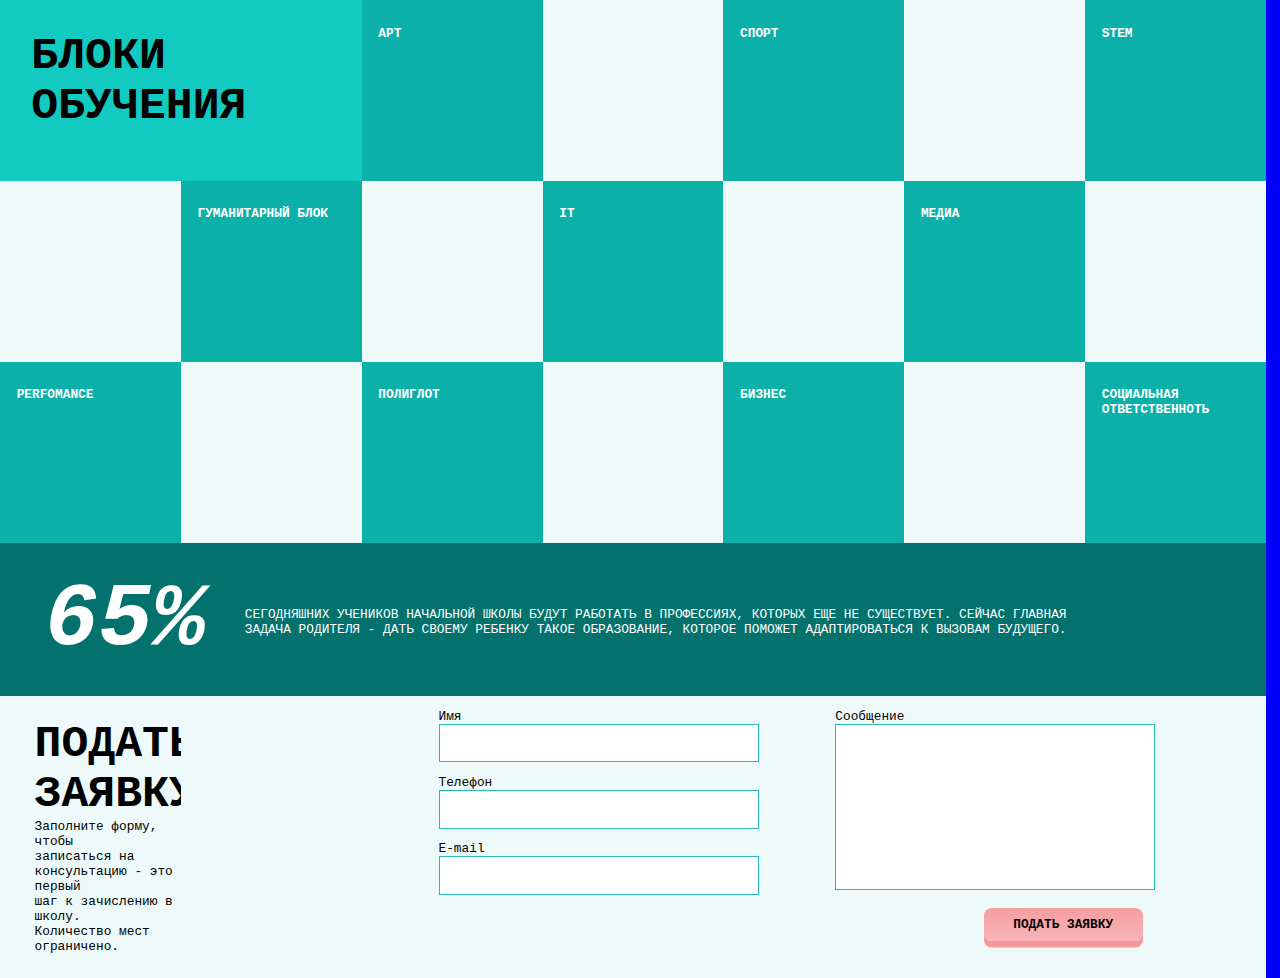
<file: srs/index.html>
<!DOCTYPE html>
<html lang="en">
<head>
    <meta charset="UTF-8">
    <title>Title</title>
    <meta name="viewport" content="width=device-width, initial-scale=1">

    <link rel="stylesheet" href="style.css">
</head>
<body>
<div class="container">
    <div class="item1 big"><h1>Блоки обучения</h1></div>
    <div class="item2 big full"><h6>Aрт</h6></div>
    <div class="item3 big"></div>
    <div class="item4 big full"><h6>Спорт</h6></div>
    <div class="item5 big"></div>
    <div class="item6 big full"><h6>STEM</h6></div>
    <div class="item7 big"></div>
    <div class="item8 big full"><h6>Гуманитарный блок</h6></div>
    <div class="item9 big"></div>
    <div class="item10 big full"><h6>ІТ</h6></div>
    <div class="item11 big"></div>
    <div class="item12 big full"><h6>Медиа</h6></div>
    <div class="item13 big"></div>
    <div class="item14 big full"><h6>Perfomance</h6></div>
    <div class="item15 big"></div>
    <div class="item16 big full"><h6>Полиглот</h6></div>
    <div class="item17 big"></div>
    <div class="item18 big full"><h6>Бизнес</h6></div>
    <div class="item19 big"></div>
    <div class="item20 big full"><h6>Социальная ответственноть</h6></div>

    <div class="item21">
        <h2><i>65%</i></h2>
    </div>
    <div class="item22 big">
        <p>
        сегодняшних учеников начальной школы будут работать в профессиях,
        которых еще не существует. Сейчас главная <br> задача родителя - дать своему ребенку такое образование,
        которое поможет адаптироваться к вызовам будущего.
        </p>
    </div>

    <div class="item23">
        <div>
            <h1 class="big">Подать заявку</h1>

            <p>
            Заполните форму, чтобы <br> записаться на <br> консультацию - это первый <br> шаг к зачислению в школу.
            <br> Количество мест <br> ограничено.
            </p>
        </div>
    </div>

    <div class="item24"></div>

    <form class="item25" action="/action_page.php">
        <div class="row">
            <div class="form-element">
                <label for="name">Имя</label>
                <br>
                <input type="text" id="name" name="name">
            </div>

            <div class="form-element">
                <label for="phone">Телефон</label>
                <br>
                <input type="text" id="phone" name="phone">
            </div>

             <div class="form-element">
                <label for="email">E-mail</label>
                <br>
                <input type="email" id="email" name="email">
            </div>
        </div>

        <div class="row">
            <div class="form-element">
                <label for="message">Сообщение</label>
                <br>
                <input type="text" id="message" name="message" class="msg">
            </div>
            <br>
            <div class="row">
                <input type="submit" value="Подать заявку" class="btn">
            </div>

        </div>

    </form>
</div>

</body>
</html>
</file>
<file: srs/style.css>
* {
    box-sizing: border-box;
    padding: 0;
    margin: 0;
    font-family: Andale Mono, monospace;
}

.big {
    text-transform: uppercase;
}

.big > h1 {
    margin-top: 0.7em;
    margin-left: 0.7em;
    font-size: 3.5vw;
}

.big > h6 {
    margin-top: 2em;
    margin-left: 1.3em;
    font-size: 1vw;
}
.container {
    display: grid;

    grid-template-columns: [col1] 14.13vw [col2] 14.13vw [col3] 14.13vw [col4] 14.13vw [col5] 14.13vw [col6] 14.13vw [col7] 14.13vw;
    grid-template-rows: [header1] 14.13vw [header2] 14.13vw [header3] 14.13vw [discount] 12vw [form] 22vw;
}

.item1 {
    grid-column-start: col1;
    grid-column-end: col3;
    grid-row-start: header1;
    grid-row-end: header2;
    background-color: rgb(19, 202, 193);
    color: rgb(0, 0, 0);
}

.item21{
    grid-column-start: col1;
    grid-column-end: 8;
    grid-row-start: discount;
    grid-row-end: form;

    background-color: rgb(3, 114, 109);
    color: rgb(255, 255, 255);
    text-align: left;

    font-family: Bradley Hand, cursive;
}

.item21 > h2 {
    font-size: 7vw;
    margin-left: 0.5em;
    margin-top: 0.3em;
}

.item22{
    grid-column-start: col2;
    grid-column-end: 8;
    grid-row-start: discount;
    grid-row-end: discount;

    color: rgb(255, 255, 255);
    text-align: justify;
}

.item22 > p {
    margin-top: 5em;
    margin-left: 5em;
    font-size: 1vw;
}

.item23{
    grid-column-start: col1;
    grid-column-end: col2;
    grid-row-start: form;
    grid-row-end: form;

    background-color: rgb(238, 250, 249);
    color: rgb(0, 0, 0);
    text-align: left;
}

.item23 > div  {
    margin-top: 1.8vw;
    margin-left: 2.7vw;
}

.item23 > div > h1{
    font-size: 3.5vw;
}

.item23 > div > p {
    font-size: 1vw;
}

.item24{
    grid-column-start: 2;
    grid-column-end: col3;
    grid-row-start: form;
    grid-row-end: form;
}

.item25{
    grid-column-start: 3;
    grid-column-end: 8;
    grid-row-start: form;
    grid-row-end: form;

    background-color: rgb(238, 250, 249);
    color: rgb(0, 0, 0);
    text-align: left;

    display: flex;
    flex-direction: row;
    align-items: baseline;
}

.form-element {
    margin-top: 1vw;
    margin-left: 6vw;
    font-size: 1vw;

}

.btn {
    margin-right: 1vw;
    padding: 0.7em 2.3em;
    float: right;
    font-size: 1vw;
    font-weight: bold;
    text-transform: uppercase;

    border: none;
    border-radius: 0.6vw 0.6vw;

    cursor: pointer;
    box-shadow: 0vw 0.5vw rgb(245, 151, 153);

    background: linear-gradient(rgb(245,157,159), rgb(248, 181,183));

}

label {
    height: 2em;
    margin-top: 1em;

}

.form-element > input{
    width: 25vw;
    height: 3vw;
    border: 1px solid rgb(39, 186, 180);

}

.msg {
    height: 13vw !important;
}

div:empty {
    width: 14.13vw;
    background: rgb(238, 250, 249);
}

.full {
    background: rgb(11, 177, 169);
    color: rgb(255, 255, 255);

}

body{
    width: 100% !important;
    background-color: blue !important;
}
</file>
